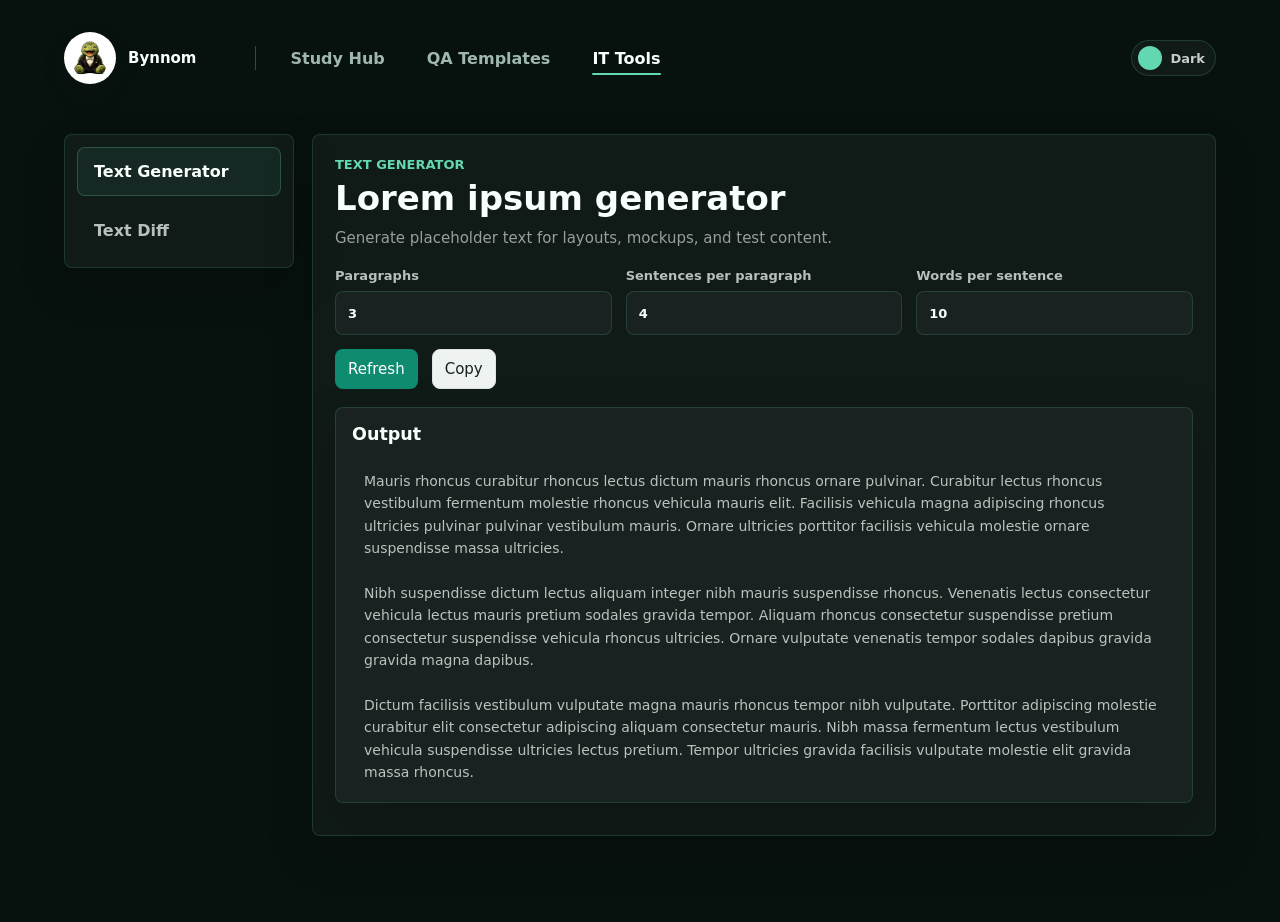
<file: it-tools/index.html>
<!doctype html>
<html lang="vi">
  <head>
    <meta charset="UTF-8" />
    <meta name="viewport" content="width=device-width, initial-scale=1.0" />
    <title>Bynnom | IT Tools</title>
    <link rel="icon" href="../assets/images/logo.png" />
    <link rel="stylesheet" href="../assets/styles/main.css" />
  </head>
  <body class="tools-page">
    <header class="home-nav">
      <a class="home-brand" href="../" aria-label="Bynnom home">
        <img class="brand-logo" src="../assets/images/logo.png" alt="Bynnom logo" />
        <span>Bynnom</span>
      </a>
      <nav class="home-nav-actions" aria-label="Main navigation">
        <a id="studyHubAccessLink" class="site-nav-link" href="../study-hub/">Study Hub</a>
        <a class="site-nav-link" href="../qa-templates/">QA Templates</a>
        <a class="site-nav-link" href="./" aria-current="page">IT Tools</a>
      </nav>
      <button class="theme-toggle" type="button" aria-label="Switch to light mode" aria-pressed="false">
        <span class="theme-toggle-icon" aria-hidden="true"></span>
        <span class="theme-toggle-label">Dark</span>
      </button>
    </header>

    <main class="tools-shell">
      <section class="tools-workspace" aria-label="IT tools workspace">
        <aside class="tools-menu" aria-label="Tool options">
          <button class="tool-option active" type="button" data-tool-target="text-generator" aria-current="true">
            <strong>Text Generator</strong>
          </button>
          <button class="tool-option" type="button" data-tool-target="text-diff" aria-current="false">
            <strong>Text Diff</strong>
          </button>
        </aside>

        <section id="text-generator" class="tool-panel" aria-label="Text Generator">
          <div class="tool-panel-head">
            <div>
              <p class="eyebrow">Text Generator</p>
              <h2>Lorem ipsum generator</h2>
              <p class="tool-description">
                Generate placeholder text for layouts, mockups, and test content.
              </p>
            </div>
          </div>

          <form id="textGeneratorForm" class="tool-form">
            <div class="tool-form-row">
              <label>
                Paragraphs
                <input id="paragraphCount" type="number" min="1" max="20" value="3" />
              </label>
              <label>
                Sentences per paragraph
                <input id="sentencesPerParagraph" type="number" min="1" max="12" value="4" />
              </label>
              <label>
                Words per sentence
                <input id="wordsPerSentence" type="number" min="4" max="24" value="10" />
              </label>
            </div>

            <div class="tool-actions">
              <button id="textGeneratorRefresh" class="primary-btn" type="submit">Refresh</button>
              <button id="textGeneratorCopy" class="secondary-btn" type="button">Copy</button>
            </div>
          </form>

          <section class="tool-output" aria-label="Generated text">
            <div class="tool-output-head">
              <h3>Output</h3>
            </div>
            <textarea id="textGeneratorOutput" rows="12" aria-label="Generated text"></textarea>
          </section>
        </section>

        <section id="text-diff" class="tool-panel" aria-label="Text Diff" hidden>
          <div class="tool-panel-head">
            <div>
              <p class="eyebrow">Text Diff</p>
              <h2>Compare two texts</h2>
              <p class="tool-description">
                Paste two versions of text and highlight changed lines.
              </p>
            </div>
          </div>

          <div class="tool-form">
            <div class="diff-input-grid">
              <label>
                Original text
                <div
                  id="originalText"
                  class="diff-editor"
                  contenteditable="true"
                  spellcheck="false"
                  role="textbox"
                  aria-multiline="true"
                  data-placeholder="Paste the original text here..."
                ></div>
              </label>
              <label>
                Changed text
                <div
                  id="changedText"
                  class="diff-editor"
                  contenteditable="true"
                  spellcheck="false"
                  role="textbox"
                  aria-multiline="true"
                  data-placeholder="Paste the changed text here..."
                ></div>
              </label>
            </div>
          </div>
        </section>
      </section>
    </main>

    <dialog id="studyHubLoginDialog" class="auth-dialog" tabindex="-1">
      <form id="studyHubLoginForm" class="auth-card" method="dialog">
        <div>
          <p class="auth-kicker">Private access</p>
          <h2>Study Hub login</h2>
        </div>
        <label>
          Username
          <input id="studyHubUsername" name="username" type="text" autocomplete="username" />
        </label>
        <label>
          Password
          <input id="studyHubPassword" name="password" type="password" autocomplete="current-password" />
        </label>
        <p id="studyHubLoginError" class="auth-error" role="alert"></p>
        <div class="auth-actions">
          <button id="studyHubLoginCancel" class="secondary-btn" type="button">Cancel</button>
          <button class="primary-btn" type="submit">Continue</button>
        </div>
      </form>
    </dialog>

    <script src="../assets/scripts/auth.js" defer></script>
    <script src="../assets/scripts/theme.js" defer></script>
    <script src="../assets/scripts/text-generator.js" defer></script>
  </body>
</html>
</file>
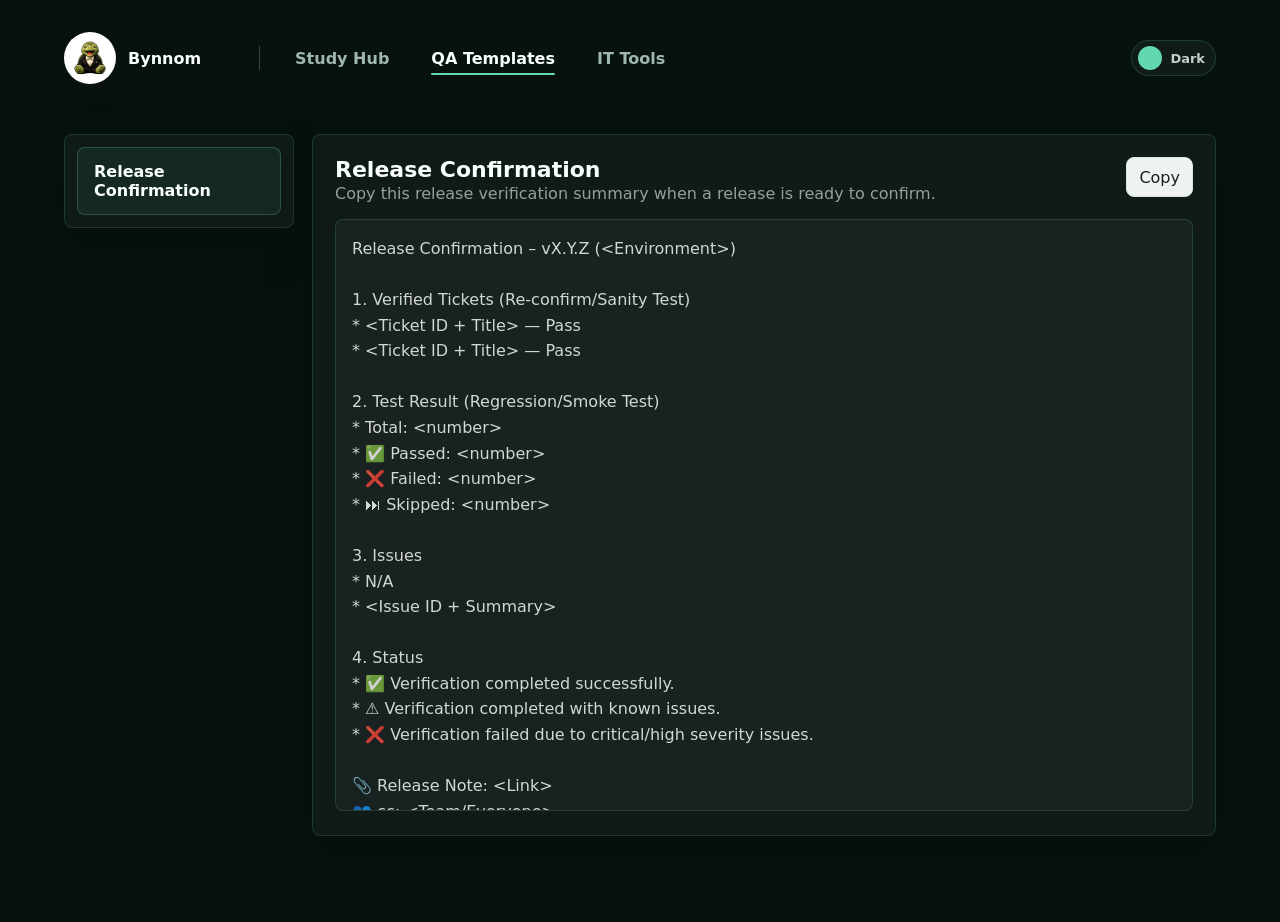
<file: qa-templates/index.html>
<!doctype html>
<html lang="vi">
  <head>
    <meta charset="UTF-8" />
    <meta name="viewport" content="width=device-width, initial-scale=1.0" />
    <title>Bynnom | QA Templates</title>
    <link rel="icon" href="../assets/images/logo.png" />
    <link rel="stylesheet" href="../assets/styles/main.css" />
  </head>
  <body class="templates-page">
    <header class="home-nav">
      <a class="home-brand" href="../" aria-label="Bynnom home">
        <img class="brand-logo" src="../assets/images/logo.png" alt="Bynnom logo" />
        <span>Bynnom</span>
      </a>
      <nav class="home-nav-actions" aria-label="Main navigation">
        <a id="studyHubAccessLink" class="site-nav-link" href="../study-hub/">Study Hub</a>
        <a class="site-nav-link" href="./" aria-current="page">QA Templates</a>
        <a class="site-nav-link" href="../it-tools/">IT Tools</a>
      </nav>
      <button class="theme-toggle" type="button" aria-label="Switch to light mode" aria-pressed="false">
        <span class="theme-toggle-icon" aria-hidden="true"></span>
        <span class="theme-toggle-label">Dark</span>
      </button>
    </header>

    <main class="templates-shell">
      <section class="tools-workspace template-workspace" aria-label="QA template workspace">
        <aside class="tools-menu template-menu" aria-label="QA template options">
          <a
            class="tool-option active"
            href="#release-confirmation-template"
            data-template-target="release-confirmation-template"
            aria-current="true"
          >
            <strong>Release Confirmation</strong>
          </a>
        </aside>

        <section class="tool-panel template-panel" aria-label="QA templates">
          <div class="template-library">
            <article id="release-confirmation-template" class="template-copy-card" data-template-panel>
              <div class="template-copy-head">
                <div>
                  <h2>Release Confirmation</h2>
                  <p>Copy this release verification summary when a release is ready to confirm.</p>
                </div>
                <button id="releaseConfirmationCopy" class="secondary-btn" type="button">Copy</button>
              </div>
              <textarea readonly aria-label="Release Confirmation template">Release Confirmation – vX.Y.Z (&lt;Environment&gt;)

1. Verified Tickets (Re-confirm/Sanity Test)
* &lt;Ticket ID + Title&gt; — Pass
* &lt;Ticket ID + Title&gt; — Pass

2. Test Result (Regression/Smoke Test)
* Total: &lt;number&gt;
* ✅ Passed: &lt;number&gt;
* ❌ Failed: &lt;number&gt;
* ⏭ Skipped: &lt;number&gt;

3. Issues
* N/A
* &lt;Issue ID + Summary&gt;

4. Status
* ✅ Verification completed successfully.
* ⚠️ Verification completed with known issues.
* ❌ Verification failed due to critical/high severity issues.

📎 Release Note: &lt;Link&gt;
👥 cc: &lt;Team/Everyone&gt;</textarea>
            </article>
          </div>
        </section>
      </section>
    </main>

    <dialog id="studyHubLoginDialog" class="auth-dialog" tabindex="-1">
      <form id="studyHubLoginForm" class="auth-card" method="dialog">
        <div>
          <p class="auth-kicker">Private access</p>
          <h2>Study Hub login</h2>
        </div>
        <label>
          Username
          <input id="studyHubUsername" autocomplete="username" required />
        </label>
        <label>
          Password
          <input id="studyHubPassword" autocomplete="current-password" required type="password" />
        </label>
        <p id="studyHubLoginError" class="auth-error" role="alert"></p>
        <div class="auth-actions">
          <button id="studyHubLoginCancel" class="secondary-btn" type="button">Cancel</button>
          <button class="primary-btn" type="submit">Continue</button>
        </div>
      </form>
    </dialog>

    <script src="../assets/scripts/auth.js" defer></script>
    <script src="../assets/scripts/back-to-top.js" defer></script>
    <script src="../assets/scripts/theme.js" defer></script>
    <script src="../assets/scripts/templates.js" defer></script>
  </body>
</html>
</file>
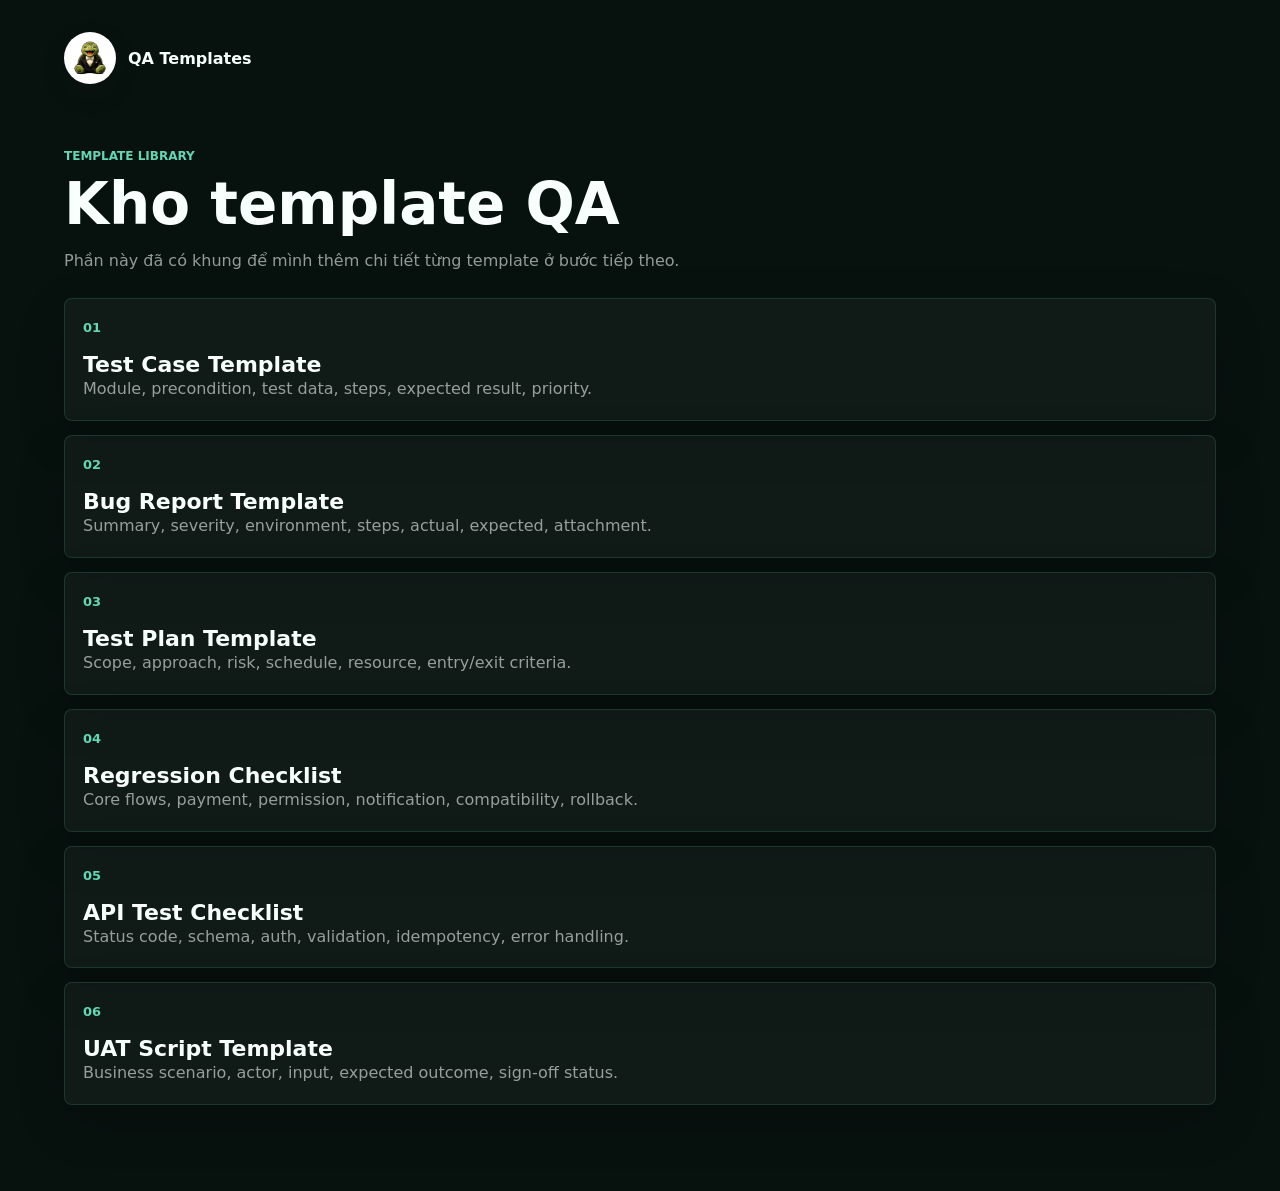
<file: pages/templates.html>
<!doctype html>
<html lang="vi">
  <head>
    <meta charset="UTF-8" />
    <meta name="viewport" content="width=device-width, initial-scale=1.0" />
    <title>QA Templates | Bynnom</title>
    <link rel="icon" href="../assets/images/logo.png" />
    <link rel="stylesheet" href="../assets/styles/main.css?v=5" />
  </head>
  <body class="templates-page">
    <header class="templates-topbar">
      <a class="home-brand" href="../index.html" aria-label="Bynnom home">
        <img class="brand-logo" src="../assets/images/logo.png" alt="QA Templates logo" />
        <span>QA Templates</span>
      </a>
    </header>

    <main class="templates-shell">
      <section class="templates-head">
        <p class="eyebrow">Template library</p>
        <h1>Kho template QA</h1>
        <p>Phần này đã có khung để mình thêm chi tiết từng template ở bước tiếp theo.</p>
      </section>

      <div class="template-library">
        <article>
          <span>01</span>
          <h2>Test Case Template</h2>
          <p>Module, precondition, test data, steps, expected result, priority.</p>
        </article>
        <article>
          <span>02</span>
          <h2>Bug Report Template</h2>
          <p>Summary, severity, environment, steps, actual, expected, attachment.</p>
        </article>
        <article>
          <span>03</span>
          <h2>Test Plan Template</h2>
          <p>Scope, approach, risk, schedule, resource, entry/exit criteria.</p>
        </article>
        <article>
          <span>04</span>
          <h2>Regression Checklist</h2>
          <p>Core flows, payment, permission, notification, compatibility, rollback.</p>
        </article>
        <article>
          <span>05</span>
          <h2>API Test Checklist</h2>
          <p>Status code, schema, auth, validation, idempotency, error handling.</p>
        </article>
        <article>
          <span>06</span>
          <h2>UAT Script Template</h2>
          <p>Business scenario, actor, input, expected outcome, sign-off status.</p>
        </article>
      </div>
    </main>
  </body>
</html>
</file>
<file: assets/styles/main.css>
:root {
  --font-main: Inter, ui-sans-serif, system-ui, -apple-system, BlinkMacSystemFont, "Segoe UI", sans-serif;
  color-scheme: light;
  --bg: #f5f7f8;
  --surface: #ffffff;
  --surface-2: #eef3f1;
  --text: #17211d;
  --muted: #62736b;
  --line: #dce4e0;
  --accent: #0f8b6f;
  --accent-dark: #096450;
  --warn: #b76e00;
  --danger: #b42318;
  --shadow: 0 16px 35px rgba(23, 33, 29, 0.08);
  --radius: 8px;
}

* {
  box-sizing: border-box;
}

body {
  --page-x: clamp(18px, 5vw, 64px);
  --workspace-bg: #07110e;
  margin: 0;
  min-height: 100vh;
  background: var(--bg);
  color: var(--text);
  font-family: var(--font-main);
}

button,
input,
textarea,
select {
  font: inherit;
}

button {
  cursor: pointer;
}

.home-page {
  min-height: 100vh;
  padding: 24px var(--page-x);
  background: var(--workspace-bg);
  color: #f9fffc;
}

.home-nav {
  display: flex;
  align-items: center;
  gap: clamp(28px, 5vw, 58px);
  max-width: 1240px;
  margin: 0 auto;
  padding: 8px 0;
}

.home-nav-actions {
  display: flex;
  align-items: center;
  gap: clamp(20px, 4vw, 42px);
  position: relative;
  padding-left: clamp(22px, 4vw, 36px);
}

.home-nav-actions::before {
  position: absolute;
  left: 0;
  width: 1px;
  height: 24px;
  background: rgba(255, 255, 255, 0.22);
  content: "";
}

.home-brand {
  display: flex;
  align-items: center;
  gap: 12px;
  color: inherit;
  font-weight: 800;
  text-decoration: none;
}

.site-nav-link {
  position: relative;
  color: #9fb8ae;
  font-size: 16px;
  font-weight: 800;
  text-decoration: none;
}

.site-nav-link::after {
  position: absolute;
  right: 0;
  bottom: -7px;
  left: 0;
  height: 2px;
  border-radius: 999px;
  background: #62d7b1;
  content: "";
  opacity: 0;
  transform: scaleX(0.45);
  transition: opacity 160ms ease, transform 160ms ease;
}

.site-nav-link:hover {
  color: #c3f3df;
}

.site-nav-link[aria-current="page"] {
  color: #f9fffc;
}

.site-nav-link:hover::after {
  opacity: 1;
  transform: scaleX(1);
}

.site-nav-link[aria-current="page"]::after {
  opacity: 1;
  transform: scaleX(1);
}

.theme-toggle {
  display: inline-flex;
  align-items: center;
  gap: 8px;
  min-height: 36px;
  margin-left: auto;
  padding: 5px 10px 5px 6px;
  border: 1px solid rgba(98, 215, 177, 0.18);
  border-radius: 999px;
  background: rgba(255, 255, 255, 0.04);
  color: rgba(249, 255, 252, 0.78);
  font-size: 13px;
  font-weight: 800;
}

.theme-toggle-icon {
  position: relative;
  width: 24px;
  height: 24px;
  border-radius: 50%;
  background: #62d7b1;
}

.theme-toggle-icon::before {
  display: none;
}

.theme-toggle:hover {
  border-color: rgba(98, 215, 177, 0.34);
  color: #f9fffc;
}

.home-placeholder {
  display: grid;
  min-height: calc(100vh - 128px);
  place-items: center;
}

.home-video-panel {
  position: relative;
  width: min(100%, 980px);
  overflow: hidden;
  padding: 10px;
  border: 1px solid rgba(98, 215, 177, 0.18);
  border-radius: var(--radius);
  background: rgba(255, 255, 255, 0.035);
  box-shadow: 0 24px 70px rgba(0, 0, 0, 0.18);
}

.home-video-panel video {
  width: 100%;
  aspect-ratio: 16 / 9;
  display: block;
  border-radius: calc(var(--radius) - 4px);
  object-fit: cover;
}

.home-video-copy {
  display: grid;
  grid-template-columns: auto minmax(0, 1fr);
  column-gap: 18px;
  row-gap: 4px;
  align-items: center;
  padding: 16px 6px 4px;
}

.home-video-copy span {
  color: #62d7b1;
  font-size: 12px;
  font-weight: 900;
  letter-spacing: 0;
  text-transform: uppercase;
}

.home-video-copy h1,
.home-video-copy p {
  margin: 0;
}

.home-video-copy h1 {
  margin-top: 0;
  color: #f9fffc;
  font-size: clamp(20px, 2.4vw, 28px);
  line-height: 1.12;
}

.home-video-copy p {
  grid-column: 2;
  color: rgba(249, 255, 252, 0.68);
  line-height: 1.6;
}

.coming-soon-panel {
  width: min(100%, 520px);
  padding: 30px;
  border: 1px solid rgba(98, 215, 177, 0.18);
  border-radius: var(--radius);
  background: rgba(255, 255, 255, 0.035);
  box-shadow: 0 24px 70px rgba(0, 0, 0, 0.18);
  text-align: center;
}

.coming-soon-panel span {
  color: #62d7b1;
  font-size: 12px;
  font-weight: 900;
  letter-spacing: 0;
  text-transform: uppercase;
}

.coming-soon-panel h1,
.coming-soon-panel p {
  margin: 0;
}

.coming-soon-panel h1 {
  margin-top: 12px;
  color: #f9fffc;
  font-size: clamp(26px, 4vw, 38px);
  line-height: 1.12;
}

.coming-soon-panel p {
  margin-top: 12px;
  color: rgba(249, 255, 252, 0.58);
  line-height: 1.7;
}

.auth-dialog {
  width: min(calc(100% - 32px), 420px);
  border: 0;
  border-radius: var(--radius);
  padding: 0;
  background: transparent;
  color: #f9fffc;
}

.auth-dialog::backdrop {
  background: rgba(0, 0, 0, 0.68);
  backdrop-filter: blur(4px);
}

.auth-card {
  display: grid;
  gap: 16px;
  padding: 24px;
  border: 1px solid rgba(98, 215, 177, 0.22);
  border-radius: var(--radius);
  background: #0b1814;
  box-shadow: 0 24px 70px rgba(0, 0, 0, 0.32);
}

.auth-card h2,
.auth-card p {
  margin: 0;
}

.auth-kicker {
  color: #62d7b1;
  font-size: 12px;
  font-weight: 900;
  text-transform: uppercase;
}

.auth-card h2 {
  margin-top: 6px;
  font-size: 26px;
}

.auth-card label {
  color: rgba(249, 255, 252, 0.72);
}

.auth-card input {
  min-height: 44px;
  border-color: rgba(255, 255, 255, 0.16);
  background: rgba(255, 255, 255, 0.06);
  color: #f9fffc;
  font-size: 16px;
  -webkit-text-size-adjust: 100%;
}

.auth-error {
  min-height: 20px;
  color: #ffb4ab;
  font-size: 13px;
  font-weight: 700;
}

.auth-actions {
  display: flex;
  justify-content: flex-end;
  gap: 10px;
}

.template-library {
  display: grid;
  gap: 14px;
}

.template-library article {
  padding: 18px;
  border: 1px solid var(--line);
  border-radius: var(--radius);
  background: var(--surface);
}

.template-library p {
  margin-top: 8px;
  color: var(--muted);
  line-height: 1.55;
}

.templates-page {
  min-height: 100vh;
  padding: 24px var(--page-x);
  background: var(--workspace-bg);
  color: #f9fffc;
}

.tools-page {
  min-height: 100vh;
  padding: 24px var(--page-x);
  background: var(--workspace-bg);
  color: #f9fffc;
  font-size: 15px;
}

.templates-topbar,
.templates-shell,
.tools-shell {
  margin: 0 auto;
}

.templates-topbar {
  display: flex;
  align-items: center;
  justify-content: space-between;
  gap: 18px;
  max-width: 1240px;
  padding: 8px 0;
}

.templates-shell,
.tools-shell {
  max-width: 1180px;
}

.templates-shell,
.tools-shell {
  padding: clamp(34px, 6vw, 62px) 0;
}

.tools-shell {
  max-width: min(100%, 1480px);
  padding-top: clamp(24px, 4vw, 42px);
}

.templates-shell {
  max-width: min(100%, 1480px);
  padding-top: clamp(24px, 4vw, 42px);
}

.templates-head,
.tools-head {
  max-width: 680px;
  margin-bottom: 24px;
}

.templates-head h1,
.templates-head p,
.tools-head h1,
.tools-head p,
.template-library h2,
.template-library p {
  margin: 0;
}

.templates-head h1,
.tools-head h1 {
  margin-top: 8px;
  color: #f9fffc;
  font-size: clamp(34px, 5vw, 58px);
  line-height: 1.05;
}

.templates-head p,
.tools-head p {
  margin-top: 12px;
  color: rgba(249, 255, 252, 0.58);
  line-height: 1.7;
}

.templates-page .eyebrow,
.templates-page .template-library span,
.tools-page .eyebrow {
  color: #62d7b1;
}

.templates-page .template-library article {
  border-color: rgba(98, 215, 177, 0.16);
  background: rgba(255, 255, 255, 0.04);
  box-shadow: 0 18px 50px rgba(0, 0, 0, 0.16);
}

.templates-page .template-library h2 {
  color: #f9fffc;
}

.templates-page .template-library p {
  color: rgba(249, 255, 252, 0.58);
}

.template-library {
  grid-template-columns: 1fr;
  height: 100%;
}

.template-library article {
  min-height: 0;
  overflow: hidden;
}

.template-library article[hidden] {
  display: none;
}

.template-library span {
  color: var(--accent);
  font-size: 13px;
  font-weight: 800;
}

.template-library h2 {
  margin-top: 16px;
  font-size: 22px;
}

.template-copy-card {
  grid-column: 1 / -1;
  height: 100%;
  min-height: 0;
}

.templates-page .template-library .template-copy-card {
  border: 0;
  background: transparent;
  box-shadow: none;
  padding: 0;
}

.template-copy-head {
  display: flex;
  align-items: flex-start;
  justify-content: space-between;
  gap: 16px;
}

.template-copy-head h2 {
  margin-top: 0;
}

.template-copy-card textarea {
  width: 100%;
  height: calc(var(--tool-panel-height) - 110px);
  max-height: calc(var(--tool-panel-height) - 110px);
  min-height: 0;
  margin-top: 12px;
  border: 1px solid rgba(98, 215, 177, 0.16);
  border-radius: var(--radius);
  background: rgba(255, 255, 255, 0.04);
  box-sizing: border-box;
  color: rgba(249, 255, 252, 0.82);
  font: inherit;
  line-height: 1.6;
  overflow: auto;
  padding: 16px;
  resize: none;
}

.template-workspace .tool-panel {
  height: var(--tool-panel-height);
  min-height: 0;
  overflow: hidden;
}

.template-panel .tool-panel-head h1 {
  margin: 6px 0 0;
  color: #f9fffc;
  font-size: clamp(24px, 3.4vw, 34px);
  line-height: 1.1;
}

.template-menu .tool-option {
  text-decoration: none;
}

.tools-workspace {
  --tool-content-height: clamp(300px, 36vh, 380px);
  --tool-panel-height: clamp(678px, 78vh, 720px);
  display: grid;
  grid-template-columns: minmax(190px, 230px) minmax(0, 1fr);
  gap: 18px;
  align-items: start;
}

.tools-menu,
.tool-panel,
.tool-output {
  border: 1px solid rgba(98, 215, 177, 0.16);
  border-radius: var(--radius);
  background: rgba(255, 255, 255, 0.04);
  box-shadow: 0 18px 50px rgba(0, 0, 0, 0.16);
}

.tools-menu {
  display: grid;
  gap: 10px;
  padding: 12px;
}

.tool-option {
  display: flex;
  align-items: center;
  width: 100%;
  border: 1px solid transparent;
  border-radius: var(--radius);
  padding: 14px 16px;
  background: transparent;
  color: rgba(249, 255, 252, 0.72);
  text-align: left;
}

.tool-option.active,
.tool-option:hover {
  border-color: rgba(98, 215, 177, 0.26);
  background: rgba(98, 215, 177, 0.08);
  color: #f9fffc;
}

.tool-option span,
.tool-panel .eyebrow {
  color: #62d7b1;
  font-size: 13px;
  font-weight: 900;
  text-transform: uppercase;
}

.tool-panel .eyebrow {
  margin: 0;
}

.tool-option strong {
  font-size: 16px;
}

.tool-panel {
  height: var(--tool-panel-height);
  min-height: 0;
  overflow: hidden;
  padding: 22px;
}

.tool-panel[hidden] {
  display: none;
}

.tool-panel-head,
.tool-output-head,
.tool-actions {
  display: flex;
  align-items: center;
  justify-content: space-between;
  gap: 14px;
}

.tool-panel-head {
  margin-bottom: 18px;
}

.tool-description {
  max-width: 520px;
  margin: 8px 0 0;
  color: rgba(249, 255, 252, 0.58);
  line-height: 1.6;
}

.tool-panel-head h2,
.tool-output h3 {
  margin: 0;
  color: #f9fffc;
}

.tool-panel-head h2 {
  margin-top: 6px;
  font-size: clamp(24px, 3.4vw, 34px);
}

.tool-panel-head > span {
  border: 1px solid rgba(98, 215, 177, 0.22);
  border-radius: 999px;
  padding: 6px 10px;
  color: #62d7b1;
  font-size: 12px;
  font-weight: 900;
}

.tool-form {
  display: grid;
  gap: 14px;
}

#text-diff {
  display: flex;
  flex-direction: column;
}

#text-diff[hidden] {
  display: none;
}

#text-diff .tool-form {
  flex: 1;
  min-height: 0;
}

.tool-form label {
  display: grid;
  gap: 8px;
  color: rgba(249, 255, 252, 0.72);
  font-weight: 800;
}

.tool-form textarea,
.tool-form input,
.tool-form select {
  width: 100%;
  border: 1px solid rgba(98, 215, 177, 0.16);
  border-radius: var(--radius);
  background: rgba(255, 255, 255, 0.04);
  color: #f9fffc;
  padding: 12px;
}

.tool-form input {
  min-height: 44px;
}

.tool-form input[type="number"] {
  appearance: textfield;
  -moz-appearance: textfield;
}

.tool-form input[type="number"]::-webkit-outer-spin-button,
.tool-form input[type="number"]::-webkit-inner-spin-button {
  margin: 0;
  -webkit-appearance: none;
}

.tool-form textarea {
  min-height: 140px;
  resize: vertical;
}

.tool-form textarea::placeholder {
  color: rgba(249, 255, 252, 0.42);
}

.tool-form-row {
  display: grid;
  grid-template-columns: repeat(3, minmax(0, 1fr));
  gap: 14px;
}

.diff-input-grid {
  display: grid;
  grid-template-columns: repeat(2, minmax(0, 1fr));
  gap: 14px;
}

.diff-input-grid label {
  min-height: 0;
  overflow: hidden;
}

.diff-editor {
  height: calc(var(--tool-panel-height) - 180px);
  max-height: calc(var(--tool-panel-height) - 180px);
  min-height: 0;
  border: 1px solid rgba(98, 215, 177, 0.16);
  border-radius: var(--radius);
  background: rgba(255, 255, 255, 0.04);
  color: rgba(249, 255, 252, 0.72);
  overflow: auto;
  padding: 12px;
  font-family: var(--font-main);
  font-size: 13px;
  line-height: 1.6;
  white-space: pre;
  word-break: normal;
  overflow-wrap: normal;
  caret-color: #f9fffc;
  outline: none;
}

.diff-editor:empty::before {
  color: rgba(249, 255, 252, 0.42);
  content: attr(data-placeholder);
}

.tool-actions {
  justify-content: flex-start;
}

.tool-output {
  margin-top: 18px;
  padding: 16px;
}

.tool-output textarea {
  width: 100%;
  height: var(--tool-content-height);
  min-height: 0;
  margin: 14px 0 0;
  border: 0;
  background: transparent;
  white-space: pre-wrap;
  color: rgba(249, 255, 252, 0.72);
  font-family: inherit;
  font-size: 14px;
  line-height: 1.6;
  overflow: auto;
  resize: none;
}

.diff-line {
  display: block;
  min-height: 1.6em;
  margin: 0 -4px;
  border-radius: 4px;
  padding: 0 4px;
  white-space: pre;
}

.diff-line.added {
  border: 1px solid rgba(98, 215, 177, 0.18);
  background: rgba(98, 215, 177, 0.14);
  color: #d7fff0;
}

.diff-line.removed {
  border: 1px solid rgba(255, 180, 171, 0.18);
  background: rgba(255, 180, 171, 0.14);
  color: #ffd6d1;
}

.diff-line.unchanged {
  border: 1px solid transparent;
  background: rgba(255, 255, 255, 0.035);
}

.sidebar {
  position: fixed;
  inset: 0 auto 0 0;
  width: 292px;
  display: flex;
  flex-direction: column;
  gap: 18px;
  padding: 22px;
  background: #10231d;
  color: #f9fffc;
  overflow-y: auto;
}

.brand {
  display: flex;
  align-items: center;
  gap: 12px;
  padding-bottom: 16px;
  border-bottom: 1px solid rgba(255, 255, 255, 0.14);
  color: inherit;
  text-decoration: none;
}

.brand:hover h1 {
  color: #c3f3df;
}

.brand-logo {
  display: block;
  width: 52px;
  height: 52px;
  border: 0;
  border-radius: 50%;
  background: #ffffff;
  object-fit: cover;
  padding: 4px;
  box-shadow: 0 10px 24px rgba(23, 33, 29, 0.16);
}

.brand h1,
.brand p,
.topbar h2,
.topbar p {
  margin: 0;
}

.brand h1 {
  font-size: 20px;
}

.brand p {
  color: #b8c9c2;
  font-size: 13px;
}

.nav {
  display: grid;
  gap: 8px;
}

.nav button {
  display: flex;
  align-items: center;
  justify-content: space-between;
  width: 100%;
  min-height: 40px;
  padding: 9px 10px;
  border: 1px solid transparent;
  border-radius: var(--radius);
  background: transparent;
  color: #f9fffc;
  text-align: left;
}

.nav button:hover,
.nav button.active {
  background: rgba(255, 255, 255, 0.1);
  border-color: rgba(255, 255, 255, 0.12);
}

.nav strong {
  color: #e6c15a;
  font-size: 12px;
}

.ghost-btn,
.primary-btn,
.secondary-btn {
  display: inline-flex;
  align-items: center;
  justify-content: center;
  min-height: 40px;
  border-radius: var(--radius);
  border: 1px solid transparent;
  padding: 9px 12px;
  text-decoration: none;
}

.ghost-btn {
  width: 100%;
  background: rgba(255, 255, 255, 0.08);
  color: #f9fffc;
  text-align: center;
}

.primary-btn {
  background: var(--accent);
  color: #ffffff;
}

.primary-btn:hover {
  background: var(--accent-dark);
}

.secondary-btn {
  background: var(--surface-2);
  color: var(--text);
  border-color: var(--line);
}

.nav-link {
  white-space: nowrap;
}

.app-shell {
  margin-left: 292px;
  padding: 28px;
}

.topbar {
  display: flex;
  align-items: center;
  justify-content: space-between;
  gap: 20px;
  margin-bottom: 20px;
}

.eyebrow {
  color: var(--accent-dark);
  font-size: 12px;
  font-weight: 800;
  letter-spacing: 0;
  text-transform: uppercase;
}

.topbar h2 {
  margin-top: 4px;
  font-size: 28px;
}

.search-wrap {
  flex: 1;
  max-width: 460px;
}

.search-wrap input,
select,
form input,
textarea {
  width: 100%;
  border: 1px solid var(--line);
  border-radius: var(--radius);
  background: var(--surface);
  color: var(--text);
  outline: none;
}

.search-wrap input,
select,
form input {
  min-height: 44px;
  padding: 0 12px;
}

textarea {
  min-height: 170px;
  padding: 12px;
  resize: vertical;
}

input:focus,
textarea:focus,
select:focus {
  border-color: var(--accent);
  box-shadow: 0 0 0 3px rgba(15, 139, 111, 0.14);
}

.stats-grid {
  display: grid;
  grid-template-columns: repeat(3, minmax(0, 1fr));
  gap: 14px;
  margin-bottom: 18px;
}

.stats-grid article {
  padding: 18px;
  background: var(--surface);
  border: 1px solid var(--line);
  border-radius: var(--radius);
}

.stats-grid strong {
  display: block;
  font-size: 30px;
}

.stats-grid span {
  color: var(--muted);
  font-size: 14px;
}

.toolbar {
  display: flex;
  justify-content: space-between;
  gap: 14px;
  margin-bottom: 18px;
}

.segmented {
  display: flex;
  flex-wrap: wrap;
  gap: 6px;
  padding: 5px;
  background: var(--surface-2);
  border: 1px solid var(--line);
  border-radius: var(--radius);
}

.mode-btn {
  min-height: 34px;
  padding: 6px 11px;
  border: 0;
  border-radius: 6px;
  background: transparent;
  color: var(--muted);
}

.mode-btn.active {
  background: var(--surface);
  color: var(--text);
  box-shadow: 0 6px 16px rgba(23, 33, 29, 0.08);
}

.toolbar select {
  width: 210px;
}

.content-grid {
  display: grid;
  grid-template-columns: repeat(auto-fill, minmax(315px, 1fr));
  gap: 16px;
}

.note-card,
.flashcard,
.quiz-panel,
.editor-view form,
.paste-panel,
.empty-state {
  background: var(--surface);
  border: 1px solid var(--line);
  border-radius: var(--radius);
  box-shadow: var(--shadow);
}

.note-card {
  display: flex;
  min-height: 278px;
  flex-direction: column;
  padding: 18px;
}

.note-card.review {
  border-color: rgba(183, 110, 0, 0.45);
}

.note-card.done {
  border-color: rgba(15, 139, 111, 0.5);
}

.card-meta,
.flashcard-head,
.quiz-head {
  display: flex;
  justify-content: space-between;
  gap: 12px;
}

.card-meta span,
.flashcard-head span {
  color: var(--muted);
  font-size: 12px;
  font-weight: 700;
}

.note-card h3 {
  margin: 14px 0 8px;
  font-size: 18px;
  line-height: 1.3;
}

.note-card p,
.answer-body,
.quiz-panel p,
.paste-panel p {
  color: #3c4d45;
  line-height: 1.6;
}

.answer-body p {
  margin: 0 0 10px;
}

.answer-body ul,
.answer-body ol {
  margin: 0 0 10px 20px;
  padding: 0;
}

.answer-body li {
  margin: 5px 0;
}

.card-actions {
  display: flex;
  flex-wrap: wrap;
  gap: 8px;
  margin-top: auto;
  padding-top: 14px;
}

.card-actions button {
  min-height: 34px;
  border: 1px solid var(--line);
  border-radius: 6px;
  background: var(--surface-2);
  color: var(--text);
  padding: 6px 10px;
}

.card-actions button.selected {
  background: var(--accent);
  color: #ffffff;
  border-color: var(--accent);
}

.card-actions button[data-action="delete"] {
  margin-left: auto;
  color: var(--danger);
}

.edit-banner {
  display: flex;
  align-items: center;
  justify-content: space-between;
  gap: 12px;
  padding: 10px 12px;
  border: 1px solid rgba(15, 139, 111, 0.28);
  border-radius: var(--radius);
  background: rgba(15, 139, 111, 0.08);
  color: var(--accent-dark);
  font-size: 13px;
  font-weight: 800;
}

.edit-banner button {
  min-height: 30px;
  border: 1px solid var(--line);
  border-radius: 6px;
  background: var(--surface);
  color: var(--text);
  padding: 4px 9px;
}

.study-view {
  max-width: 900px;
}

.flashcard,
.quiz-panel {
  padding: 24px;
}

.flashcard h3,
.quiz-panel h3 {
  margin: 24px 0 14px;
  font-size: 26px;
  line-height: 1.25;
}

.actions {
  display: flex;
  flex-wrap: wrap;
  gap: 10px;
  margin-top: 18px;
}

.quiz-head {
  align-items: start;
}

.quiz-head h3 {
  margin-top: 4px;
}

.quiz-head strong {
  padding: 8px 10px;
  border-radius: 6px;
  background: var(--surface-2);
}

details {
  margin-top: 14px;
  border: 1px solid var(--line);
  border-radius: var(--radius);
  padding: 12px;
  background: #fbfcfc;
}

summary {
  cursor: pointer;
  font-weight: 800;
}

.editor-view {
  display: grid;
  grid-template-columns: minmax(0, 1fr) minmax(280px, 420px);
  gap: 16px;
}

.editor-view form,
.paste-panel {
  padding: 18px;
}

form {
  display: grid;
  gap: 14px;
}

label {
  display: grid;
  gap: 7px;
  color: var(--muted);
  font-size: 13px;
  font-weight: 700;
}

.form-row {
  display: grid;
  grid-template-columns: minmax(0, 1fr) 160px;
  gap: 12px;
}

.paste-panel h3 {
  margin: 0 0 8px;
}

.empty-state {
  grid-column: 1 / -1;
  padding: 32px;
  color: var(--muted);
  text-align: center;
}

.study-hub-page {
  --workspace-rail: max(var(--page-x), calc((100vw - 1240px) / 2));
  min-height: 100vh;
  padding: 24px var(--page-x);
  background: var(--workspace-bg);
  color: #f9fffc;
}

.study-hub-page .home-nav {
  margin-bottom: 24px;
}

.study-hub-page .sidebar {
  inset: 116px auto 0 var(--workspace-rail);
  width: 260px;
  padding: 0 22px 24px 0;
  background: transparent;
  border-right: 1px solid rgba(98, 215, 177, 0.12);
}

.study-hub-page .app-shell {
  max-width: calc(1240px - 292px);
  margin-left: calc(var(--workspace-rail) + 292px - var(--page-x));
  padding: 0 0 28px 28px;
}

.study-hub-page .topbar {
  padding-bottom: 18px;
  border-bottom: 1px solid rgba(98, 215, 177, 0.12);
}

.study-hub-page .topbar h2,
.study-hub-page .note-card h3,
.study-hub-page .flashcard h3,
.study-hub-page .quiz-panel h3,
.study-hub-page .paste-panel h3 {
  color: #f9fffc;
}

.study-hub-page .nav button {
  border-color: rgba(98, 215, 177, 0.16);
  background: rgba(255, 255, 255, 0.04);
  color: rgba(249, 255, 252, 0.78);
}

.study-hub-page .nav button:hover,
.study-hub-page .nav button.active {
  border-color: rgba(98, 215, 177, 0.16);
  background: rgba(255, 255, 255, 0.04);
  color: #f9fffc;
}

.study-hub-page .nav strong,
.study-hub-page .eyebrow {
  color: #62d7b1;
}

.study-hub-page .stats-grid article,
.study-hub-page .note-card,
.study-hub-page .flashcard,
.study-hub-page .quiz-panel,
.study-hub-page .editor-view form,
.study-hub-page .paste-panel,
.study-hub-page .empty-state {
  border-color: rgba(98, 215, 177, 0.16);
  background: rgba(255, 255, 255, 0.03);
  box-shadow: 0 18px 50px rgba(0, 0, 0, 0.16);
}

.study-hub-page .search-wrap input,
.study-hub-page select,
.study-hub-page form input,
.study-hub-page textarea {
  border-color: rgba(98, 215, 177, 0.16);
  background: rgba(255, 255, 255, 0.04);
  color: #f9fffc;
}

.study-hub-page input::placeholder,
.study-hub-page textarea::placeholder {
  color: rgba(249, 255, 252, 0.38);
}

.study-hub-page .stats-grid span,
.study-hub-page .card-meta span,
.study-hub-page .flashcard-head span,
.study-hub-page label,
.study-hub-page .mode-btn,
.study-hub-page .empty-state {
  color: rgba(249, 255, 252, 0.58);
}

.study-hub-page .note-card p,
.study-hub-page .answer-body,
.study-hub-page .quiz-panel p,
.study-hub-page .paste-panel p {
  color: rgba(249, 255, 252, 0.72);
}

.study-hub-page .segmented {
  border-color: rgba(98, 215, 177, 0.16);
  background: rgba(255, 255, 255, 0.03);
}

.study-hub-page .mode-btn.active {
  background: rgba(98, 215, 177, 0.1);
  color: #f9fffc;
  box-shadow: none;
}

.study-hub-page .secondary-btn,
.study-hub-page .card-actions button,
.study-hub-page .edit-banner button {
  border-color: rgba(98, 215, 177, 0.16);
  background: rgba(255, 255, 255, 0.04);
  color: #f9fffc;
}

.study-hub-page .primary-btn,
.study-hub-page .card-actions button.selected {
  border-color: var(--accent);
  background: var(--accent);
  color: #ffffff;
}

.study-hub-page .primary-btn:hover {
  background: var(--accent-dark);
}

.study-hub-page .card-actions button[data-action="delete"] {
  color: #ffb4ab;
}

.study-hub-page .note-card.review {
  border-color: rgba(183, 110, 0, 0.55);
}

.study-hub-page .note-card.done {
  border-color: rgba(98, 215, 177, 0.45);
}

.study-hub-page .edit-banner {
  border-color: rgba(98, 215, 177, 0.22);
  background: rgba(98, 215, 177, 0.08);
  color: #c3f3df;
}

.study-hub-page .quiz-head strong,
.study-hub-page details {
  border-color: rgba(98, 215, 177, 0.16);
  background: rgba(255, 255, 255, 0.03);
  color: #f9fffc;
}

.back-to-top {
  position: fixed;
  right: clamp(18px, 4vw, 42px);
  bottom: clamp(18px, 4vw, 36px);
  z-index: 30;
  display: grid;
  width: 46px;
  height: 46px;
  place-items: center;
  border: 1px solid rgba(98, 215, 177, 0.22);
  border-radius: 50%;
  background: rgba(11, 24, 20, 0.92);
  box-shadow: 0 18px 46px rgba(0, 0, 0, 0.28);
  opacity: 0;
  pointer-events: none;
  transform: translateY(10px);
  transition: opacity 160ms ease, transform 160ms ease;
}

.back-to-top::before {
  width: 11px;
  height: 11px;
  border-top: 3px solid #62d7b1;
  border-left: 3px solid #62d7b1;
  content: "";
  transform: translateY(3px) rotate(45deg);
}

.back-to-top.is-visible {
  opacity: 1;
  pointer-events: auto;
  transform: translateY(0);
}

.back-to-top:hover {
  border-color: rgba(98, 215, 177, 0.42);
  background: #0f231d;
}

html[data-theme="light"] body {
  --workspace-bg: #f4f7f2;
  --surface: #ffffff;
  --surface-2: #e9f1ec;
  --text: #17211d;
  --muted: #65746d;
  --line: #d8e3dd;
  --shadow: 0 18px 46px rgba(23, 33, 29, 0.08);
}

html[data-theme="light"] .home-page,
html[data-theme="light"] .templates-page,
html[data-theme="light"] .tools-page,
html[data-theme="light"] .study-hub-page {
  color: #17211d;
}

html[data-theme="light"] .home-nav-actions::before {
  background: rgba(23, 33, 29, 0.18);
}

html[data-theme="light"] .site-nav-link {
  color: #65746d;
}

html[data-theme="light"] .site-nav-link:hover,
html[data-theme="light"] .site-nav-link[aria-current="page"],
html[data-theme="light"] .home-brand,
html[data-theme="light"] .coming-soon-panel h1,
html[data-theme="light"] .templates-head h1,
html[data-theme="light"] .template-panel .tool-panel-head h1,
html[data-theme="light"] .templates-page .template-library h2,
html[data-theme="light"] .tools-head h1,
html[data-theme="light"] .study-hub-page .topbar h2,
html[data-theme="light"] .study-hub-page .note-card h3,
html[data-theme="light"] .study-hub-page .flashcard h3,
html[data-theme="light"] .study-hub-page .quiz-panel h3,
html[data-theme="light"] .study-hub-page .paste-panel h3 {
  color: #17211d;
}

html[data-theme="light"] .templates-head p,
html[data-theme="light"] .templates-page .template-library p,
html[data-theme="light"] .tools-head p,
html[data-theme="light"] .tool-description,
html[data-theme="light"] .tool-option,
html[data-theme="light"] .tool-option small,
html[data-theme="light"] .tool-form label,
html[data-theme="light"] .tool-output textarea,
html[data-theme="light"] .coming-soon-panel p,
html[data-theme="light"] .study-hub-page .stats-grid span,
html[data-theme="light"] .study-hub-page .card-meta span,
html[data-theme="light"] .study-hub-page .flashcard-head span,
html[data-theme="light"] .study-hub-page label,
html[data-theme="light"] .study-hub-page .mode-btn,
html[data-theme="light"] .study-hub-page .empty-state,
html[data-theme="light"] .study-hub-page .note-card p,
html[data-theme="light"] .study-hub-page .answer-body,
html[data-theme="light"] .study-hub-page .quiz-panel p,
html[data-theme="light"] .study-hub-page .paste-panel p {
  color: #65746d;
}

html[data-theme="light"] .study-hub-page input::placeholder,
html[data-theme="light"] .study-hub-page textarea::placeholder {
  color: rgba(101, 116, 109, 0.72);
}

html[data-theme="light"] .coming-soon-panel,
html[data-theme="light"] .home-video-panel,
html[data-theme="light"] .templates-page .template-library article,
html[data-theme="light"] .tools-menu,
html[data-theme="light"] .tool-panel,
html[data-theme="light"] .tool-output,
html[data-theme="light"] .study-hub-page .stats-grid article,
html[data-theme="light"] .study-hub-page .note-card,
html[data-theme="light"] .study-hub-page .flashcard,
html[data-theme="light"] .study-hub-page .quiz-panel,
html[data-theme="light"] .study-hub-page .editor-view form,
html[data-theme="light"] .study-hub-page .paste-panel,
html[data-theme="light"] .study-hub-page .empty-state {
  border-color: #d8e3dd;
  background: #ffffff;
  box-shadow: var(--shadow);
}

html[data-theme="light"] .home-video-copy {
  background: transparent;
}

html[data-theme="light"] .home-video-copy h1 {
  color: #17211d;
}

html[data-theme="light"] .home-video-copy p {
  color: #65746d;
}

html[data-theme="light"] .theme-toggle,
html[data-theme="light"] .tool-form textarea,
html[data-theme="light"] .tool-form input,
html[data-theme="light"] .tool-form select,
html[data-theme="light"] .template-copy-card textarea,
html[data-theme="light"] .study-hub-page .nav button,
html[data-theme="light"] .study-hub-page .segmented,
html[data-theme="light"] .study-hub-page .secondary-btn,
html[data-theme="light"] .study-hub-page .card-actions button,
html[data-theme="light"] .study-hub-page .edit-banner button,
html[data-theme="light"] .study-hub-page .quiz-head strong,
html[data-theme="light"] .study-hub-page details,
html[data-theme="light"] .study-hub-page .search-wrap input,
html[data-theme="light"] .study-hub-page select,
html[data-theme="light"] .study-hub-page form input,
html[data-theme="light"] .study-hub-page textarea {
  border-color: #d8e3dd;
  background: rgba(255, 255, 255, 0.78);
  color: #17211d;
}

html[data-theme="light"] .study-hub-page .nav button:hover,
html[data-theme="light"] .study-hub-page .nav button.active,
html[data-theme="light"] .study-hub-page .mode-btn.active {
  border-color: rgba(15, 139, 111, 0.24);
  background: #e9f1ec;
  color: #17211d;
}

html[data-theme="light"] .tool-option.active,
html[data-theme="light"] .tool-option:hover {
  border-color: rgba(15, 139, 111, 0.24);
  background: #e9f1ec;
  color: #17211d;
}

html[data-theme="light"] .tool-panel-head h2,
html[data-theme="light"] .tool-output h3 {
  color: #17211d;
}

html[data-theme="light"] .tool-form textarea::placeholder {
  color: rgba(101, 116, 109, 0.62);
}

html[data-theme="light"] .diff-editor {
  border-color: #d8e3dd;
  background: rgba(255, 255, 255, 0.78);
  color: #17211d;
  caret-color: #17211d;
}

html[data-theme="light"] .diff-editor:empty::before {
  color: rgba(101, 116, 109, 0.62);
}

html[data-theme="light"] .diff-line.added {
  border-color: rgba(15, 139, 111, 0.14);
  background: rgba(15, 139, 111, 0.1);
  color: #145746;
}

html[data-theme="light"] .diff-line.removed {
  border-color: rgba(180, 35, 24, 0.12);
  background: rgba(180, 35, 24, 0.08);
  color: #8f2018;
}

html[data-theme="light"] .diff-line.unchanged {
  background: rgba(23, 33, 29, 0.04);
}

html[data-theme="light"] .theme-toggle-icon {
  background: #f0c95b;
}

html[data-theme="light"] .auth-dialog {
  color: #17211d;
}

html[data-theme="light"] .auth-dialog::backdrop {
  background: rgba(23, 33, 29, 0.38);
}

html[data-theme="light"] .auth-card {
  border-color: #d8e3dd;
  background: #ffffff;
  box-shadow: 0 24px 70px rgba(23, 33, 29, 0.16);
}

html[data-theme="light"] .auth-card h2 {
  color: #17211d;
}

html[data-theme="light"] .auth-card label {
  color: #65746d;
}

html[data-theme="light"] .auth-card input {
  border-color: #d8e3dd;
  background: #f9fffc;
  color: #17211d;
}

html[data-theme="light"] .auth-error {
  color: #b42318;
}

html[data-theme="light"] .back-to-top {
  background: rgba(255, 255, 255, 0.94);
  box-shadow: 0 18px 46px rgba(23, 33, 29, 0.12);
}

.hidden {
  display: none !important;
}

@media (max-width: 900px) {
  .template-library {
    grid-template-columns: 1fr;
  }

  .tools-workspace {
    grid-template-columns: 1fr;
  }

  .tool-panel {
    height: auto;
    overflow: visible;
  }

  .sidebar {
    position: static;
    width: auto;
    max-height: none;
  }

  .app-shell {
    margin-left: 0;
    padding: 18px;
  }

  .study-hub-page .sidebar {
    position: static;
    width: auto;
    padding: 0 0 18px;
    border-right: 0;
  }

  .study-hub-page .app-shell {
    margin-left: 0;
    padding: 0;
  }

  .topbar,
  .toolbar {
    align-items: stretch;
    flex-direction: column;
  }

  .search-wrap,
  .toolbar select {
    max-width: none;
    width: 100%;
  }

  .stats-grid,
  .editor-view,
  .form-row,
  .tool-form-row,
  .diff-input-grid {
    grid-template-columns: 1fr;
  }
}

@media (max-width: 560px) {
  .home-page,
  .templates-page,
  .tools-page,
  .study-hub-page {
    padding: 18px;
  }

  .study-hub-page {
    --workspace-rail: 18px;
  }

  .study-hub-page .sidebar {
    padding: 26px 18px 24px var(--workspace-rail);
  }

  .templates-topbar {
    align-items: stretch;
    flex-direction: column;
  }

  .home-nav {
    align-items: center;
    flex-wrap: wrap;
    gap: 18px;
  }

  .home-nav-actions {
    flex-wrap: wrap;
    gap: 18px;
  }

  .home-placeholder {
    min-height: auto;
    padding-top: 36px;
    place-items: start stretch;
  }

  .home-video-panel {
    padding: 8px;
  }

  .home-video-copy {
    grid-template-columns: 1fr;
    gap: 6px;
    padding: 14px 6px 4px;
  }

  .home-video-copy h1,
  .home-video-copy p {
    grid-column: auto;
  }

  .home-video-copy h1 {
    font-size: 20px;
  }

  .home-video-copy p {
    font-size: 14px;
    line-height: 1.45;
  }

  .templates-topbar .secondary-btn {
    width: 100%;
  }

  .content-grid {
    grid-template-columns: 1fr;
  }

  .stats-grid {
    gap: 10px;
  }

  .topbar h2,
  .flashcard h3,
  .quiz-panel h3 {
    font-size: 22px;
  }

  .card-actions button {
    flex: 1 1 auto;
  }

  .card-actions button[data-action="delete"] {
    margin-left: 0;
  }
}
</file>
